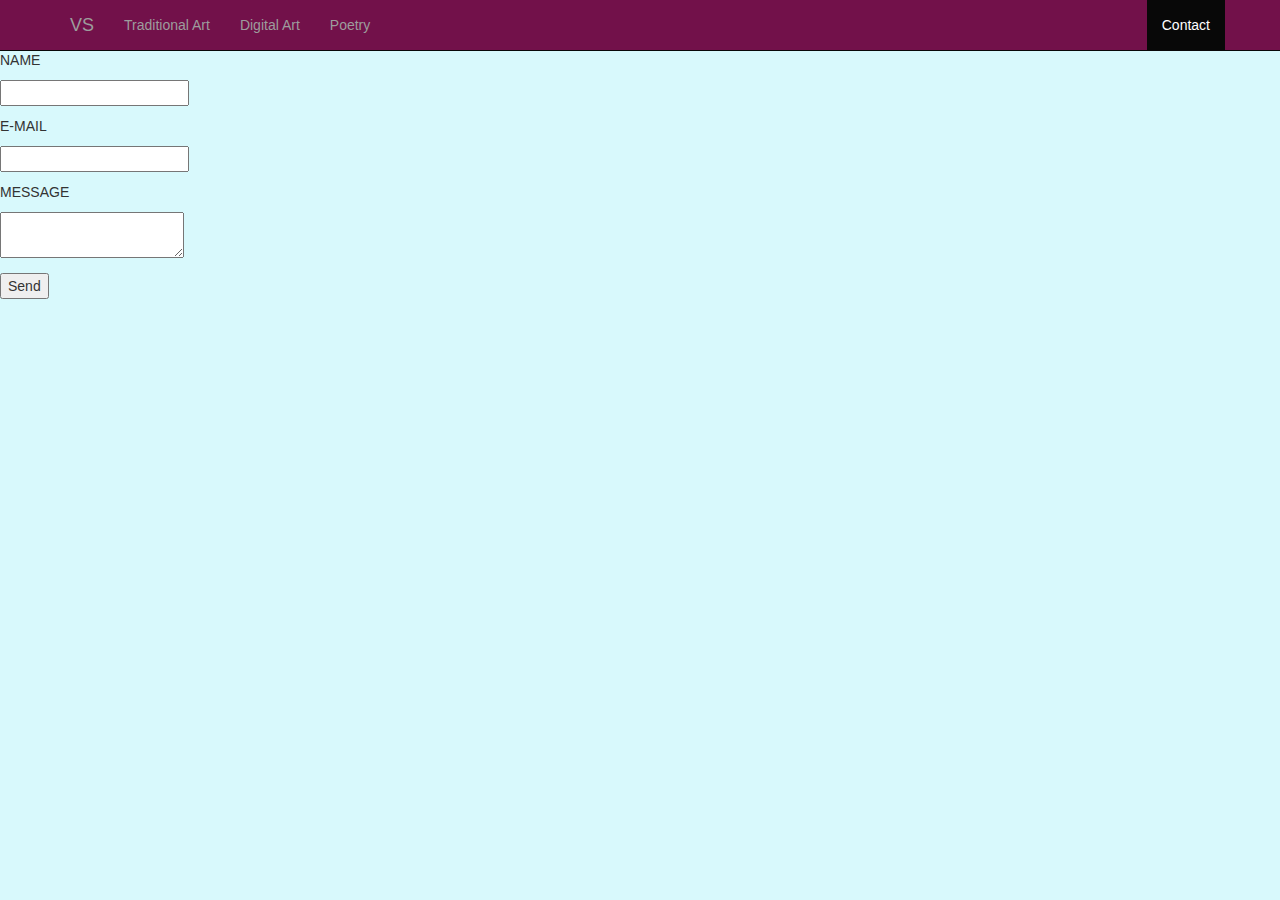
<file: contact.html>
<!DOCTYPE html>
<!-- Template by Quackit.com -->
<html lang="en">
<head>
    <meta charset="utf-8">
    <meta http-equiv="X-UA-Compatible" content="IE=edge">
    <meta name="viewport" content="width=device-width, initial-scale=1">
    <!-- The above 3 meta tags *must* come first in the head; any other head content must come *after* these tags -->

    <title>Contact</title>
<!-- Bootstrap Core CSS -->
    <link href="css/bootstrap.min.css" rel="stylesheet">
    
    <link href="css/custom.css" rel="stylesheet">

   

</head>

<body>

    <!-- Navigation -->
    <nav class="navbar navbar-inverse navbar-fixed-top" role="navigation">
        <div class="container">
            <!-- Logo and responsive toggle -->
            <div class="navbar-header">
                <button type="button" class="navbar-toggle" data-toggle="collapse" data-target="#bs-example-navbar-collapse-1">
                    <span class="sr-only">Toggle navigation</span>
                    <span class="icon-bar"></span>
                    <span class="icon-bar"></span>
                    <span class="icon-bar"></span>
                </button>
                <a class="navbar-brand" href="index.html">
                	<span>VS</span> 
                </a>
            </div>
            <!-- Navbar links -->
            <div class="collapse navbar-collapse" id="bs-example-navbar-collapse-1">
                <ul class="nav navbar-nav">
                    <li >
                        <a href="traditional_art.html">Traditional Art</a>
                    </li>
                    <li>
                        <a href="Digital_art.html">Digital Art</a>
                    </li>
                    <li >
                        <a href="poetry.html">Poetry</a>
                    </li>
                </ul>
                <ul class="nav navbar-nav navbar-right">
                    <li class="active">
                        <a href="contact.html">Contact</a>
                    </li>
                </ul>
            </div>
            <!-- /.navbar-collapse -->
        </div>
        <!-- /.container -->
    </nav>
    
   <div> <form action="https://formspree.io/veronica.sanchez@uconn.edu"
      method="POST">
       <div>
           <p>NAME</p>
           <p><input type="text" name="Your Name"></p></div>
       <div>
           <p>E-MAIL</p>
           <p><input type="email" name="Reply To"></p></div>
       <div> 
           <p>MESSAGE</p>
           <p><textarea name="message"></textarea></p></div>
       <div><input type="submit" value="Send"></div>
</form>
    </div>
    </body>
</file>
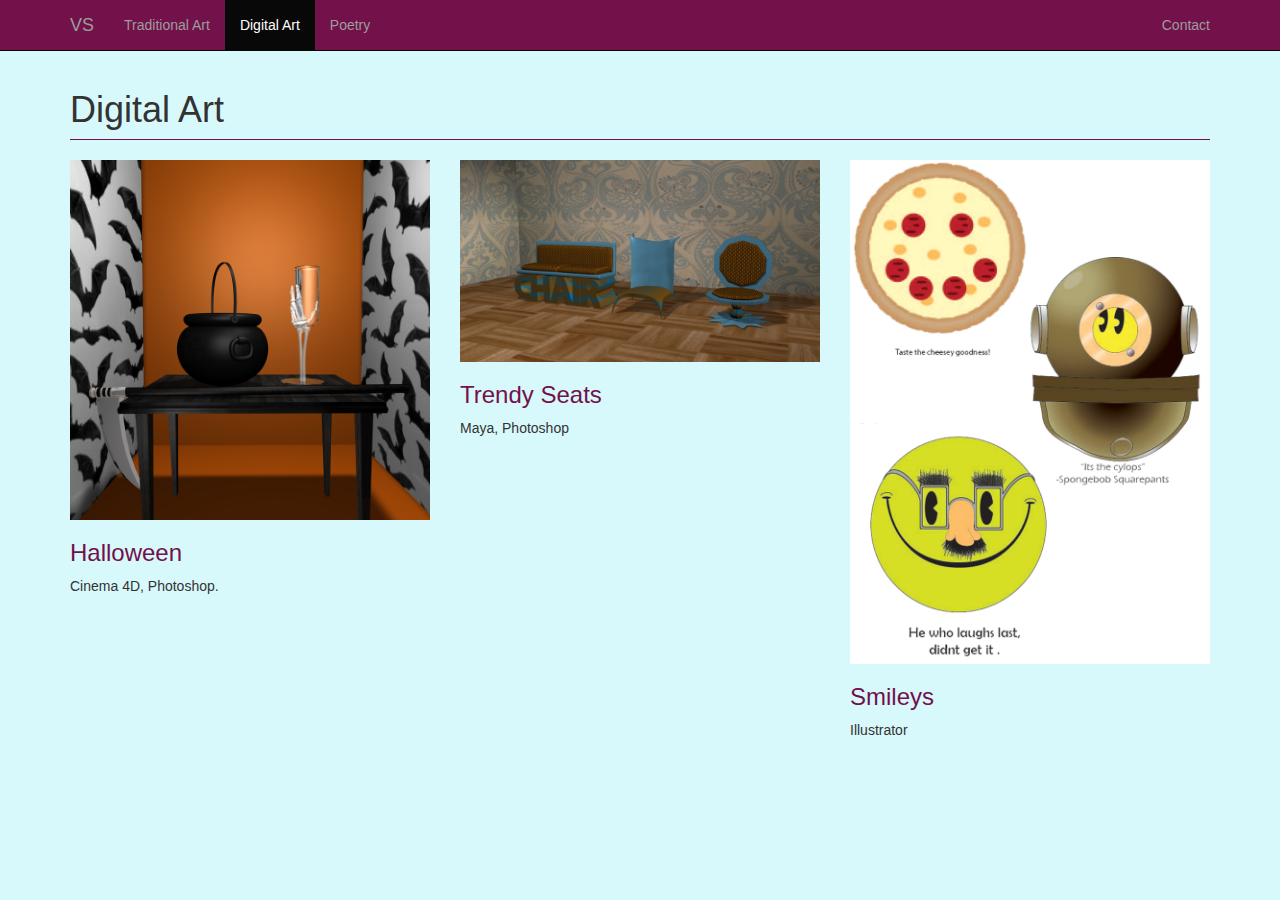
<file: Digital_art.html>
<!DOCTYPE html>
<!-- Template by Quackit.com -->
<html lang="en">
<head>
    <meta charset="utf-8">
    <meta http-equiv="X-UA-Compatible" content="IE=edge">
    <meta name="viewport" content="width=device-width, initial-scale=1">
    <!-- The above 3 meta tags *must* come first in the head; any other head content must come *after* these tags -->

    <title>Digital Art</title>

    <!-- Bootstrap Core CSS -->
    <link href="css/bootstrap.min.css" rel="stylesheet">

    
    <link href="css/custom.css" rel="stylesheet">

   

</head>

<body>

    <!-- Navigation -->
    <nav class="navbar navbar-inverse navbar-fixed-top" role="navigation">
        <div class="container">
            <!-- Logo and responsive toggle -->
            <div class="navbar-header">
                <button type="button" class="navbar-toggle" data-toggle="collapse" data-target="#bs-example-navbar-collapse-1">
                    <span class="sr-only">Toggle navigation</span>
                    <span class="icon-bar"></span>
                    <span class="icon-bar"></span>
                    <span class="icon-bar"></span>
                </button>
                <a class="navbar-brand" href="index.html">
                	<span>VS</span> 
                </a>
            </div>
            <!-- Navbar links -->
            <div class="collapse navbar-collapse" id="bs-example-navbar-collapse-1">
                <ul class="nav navbar-nav">
                    <li>
                        <a href="traditional_art.html">Traditional Art</a>
                    </li>
                    <li class="active">
                        <a href="Digital_art.html">Digital Art</a>
                    </li>
                    <li >
                        <a href="poetry.html">Poetry</a>
                    </li>
                </ul>
                <ul class="nav navbar-nav navbar-right">
                    <li>
                        <a href="contact.html">Contact</a>
                    </li>
                </ul>
            </div>
            <!-- /.navbar-collapse -->
        </div>
        <!-- /.container -->
    </nav>

    <!-- Content -->
    <div class="container">

        <!-- Heading -->
        <div class="row">
            <div class="col-lg-12">
                <h1 class="page-header">Digital Art
                    <small></small>
                </h1>
            </div>
        </div>
        <!-- /.row -->

        <!-- Projects Row -->
        <div class="row">
            <div class="col-md-4 portfolio-item">
                <a href="#">
                    <img class="img-responsive" src="images\halloween.png" alt="">
                </a>
                <h3>
                    <a href="#">Halloween</a>
                </h3>
                <p>Cinema 4D, Photoshop.</p>
            </div>
            <div class="col-md-4 portfolio-item">
                <a href="#">
                    <img class="img-responsive" src="images\Chairs.png" alt="">
                </a>
                <h3>
                    <a href="#">Trendy Seats</a>
                </h3>
                <p>Maya, Photoshop</p>
            </div>
            <div class="col-md-4 portfolio-item">
                <a href="#">
                    <img class="img-responsive" src="images\smileys.png" alt="">
                </a>
                <h3>
                    <a href="#">Smileys</a>
                </h3>
                <p>Illustrator</p>
            </div>
        </div>
        <!-- /.row -->

        <!-- Projects Row -->
        <!--<div class="row">
            <div class="col-md-4 portfolio-item">
                <a href="#">
                    <video width="320" height="240" controls>
                        <source src="C:\Users\Veronica\Documents\web desing stuff\portfolio-3-column\images/video/PRIMITIVE RENDER.MP4" type="video/MP4">
                        </video>
                </a>
                <h3>
                    <a href="#">Skull</a>
                </h3>
                <p>Pencil, water, ink.</p>
            </div>
            <div class="col-md-4 portfolio-item">
                <a href="#">
                    <img class="img-responsive" src="C:\Users\Veronica\Documents\web desing stuff\portfolio-3-column\images\STRIPES.jpg" alt="">
                </a>
                <h3>
                    <a href="#">Stripes</a>
                </h3>
                <p>Pencil, charcoal, graphite.</p>
            </div>

        </div>-->

        <!-- 
        <div class="row text-center">
            <div class="col-lg-12">
                <ul class="pagination">
                    <li>
                        <a href="#">&laquo;</a>
                    </li>
                    <li class="active">
                        <a href="#">1</a>
                    </li>
                    <li>
                        <a href="#">2</a>
                    </li>
                    <li>
                        <a href="#">3</a>
                    </li>
                    <li>
                        <a href="#">4</a>
                    </li>
                    <li>
                        <a href="#">5</a>
                    </li>
                    <li>
                        <a href="#">&raquo;</a>
                    </li>
                </ul>
            </div>
        </div>-->
        

    <!-- jQuery -->
    <script src="js/jquery-1.11.3.min.js"></script>

    <!-- Bootstrap Core JavaScript -->
    <script src="js/bootstrap.min.js"></script>
    
</body>

</html>
</file>
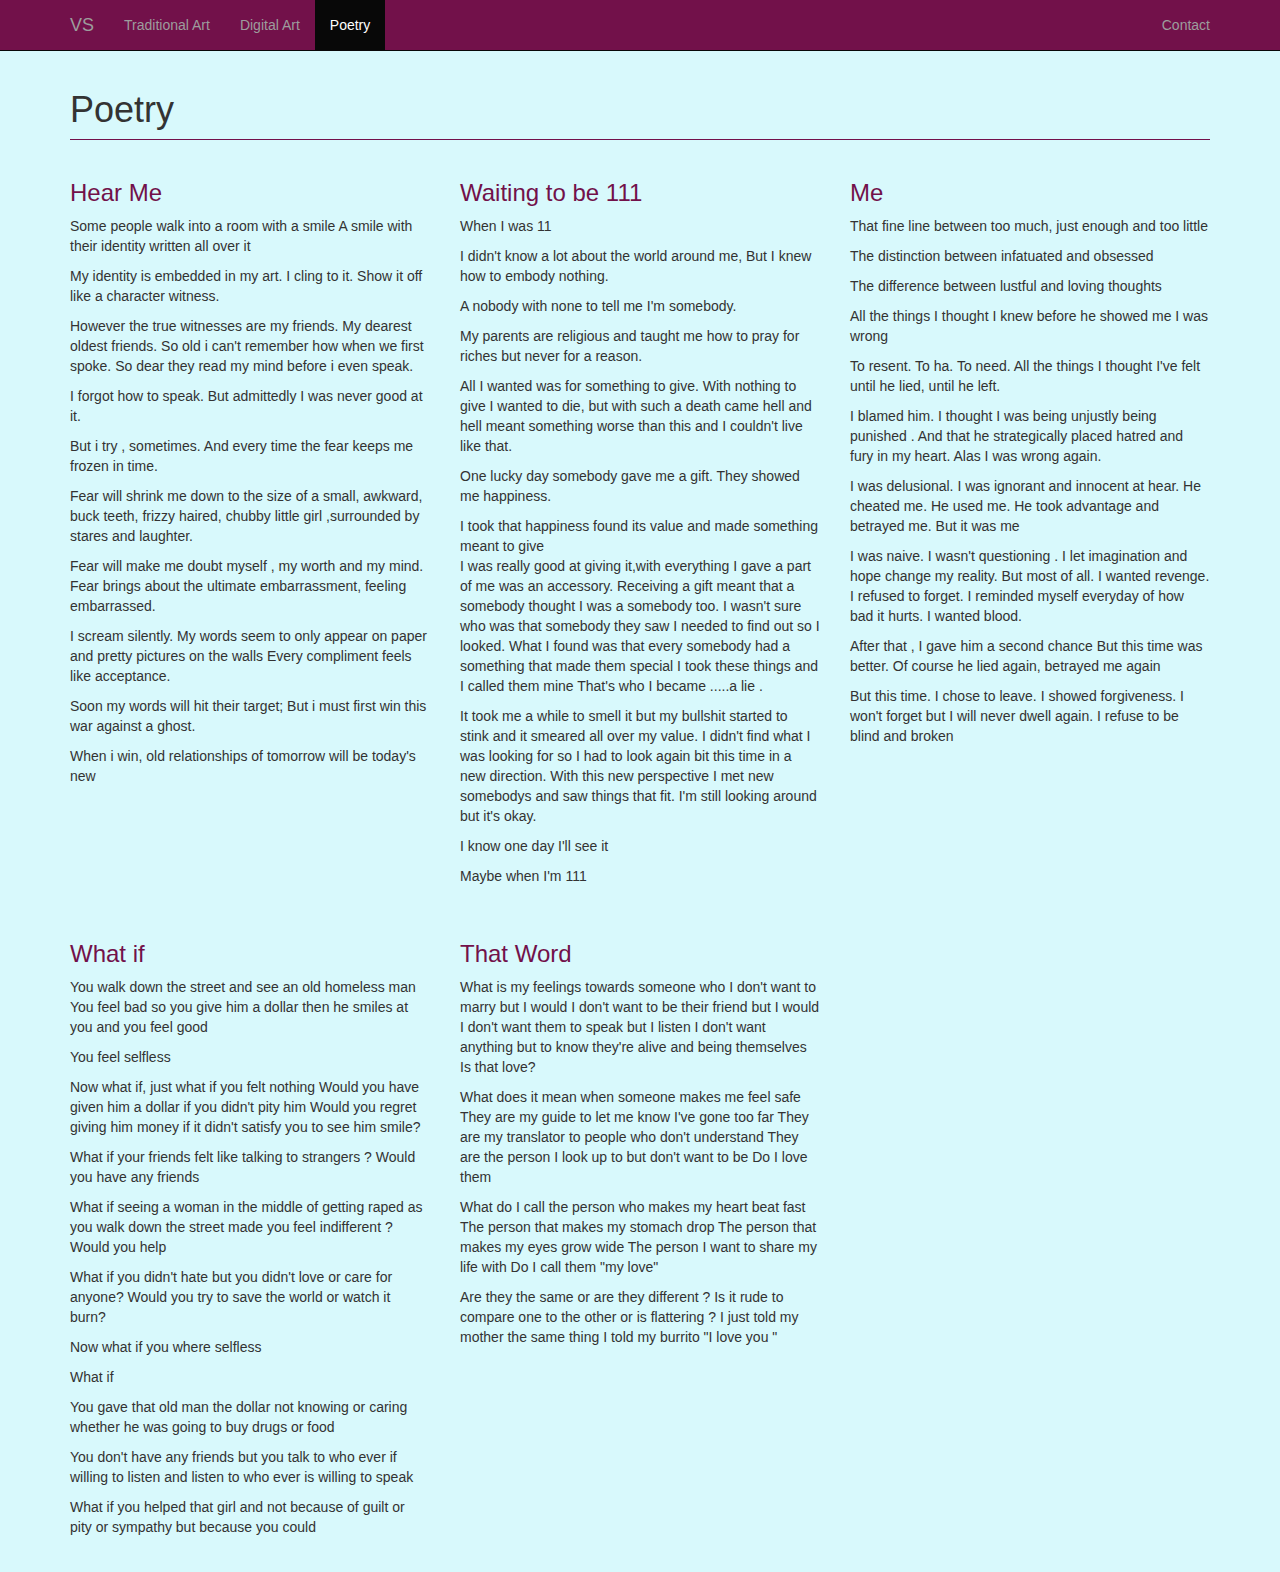
<file: poetry.html>
<!DOCTYPE html>
<!-- Template by Quackit.com -->
<html lang="en">
<head>
    <meta charset="utf-8">
    <meta http-equiv="X-UA-Compatible" content="IE=edge">
    <meta name="viewport" content="width=device-width, initial-scale=1">
    <!-- The above 3 meta tags *must* come first in the head; any other head content must come *after* these tags -->

    <title>Poetry</title>

    <!-- Bootstrap Core CSS -->
    <link href="css/bootstrap.min.css" rel="stylesheet">

    
    <link href="css/custom.css" rel="stylesheet">

   

</head>

<body>

    <!-- Navigation -->
    <nav class="navbar navbar-inverse navbar-fixed-top" role="navigation">
        <div class="container">
            <!-- Logo and responsive toggle -->
            <div class="navbar-header">
                <button type="button" class="navbar-toggle" data-toggle="collapse" data-target="#bs-example-navbar-collapse-1">
                    <span class="sr-only">Toggle navigation</span>
                    <span class="icon-bar"></span>
                    <span class="icon-bar"></span>
                    <span class="icon-bar"></span>
                </button>
                <a class="navbar-brand" href="index.html">
                	<span>VS</span> 
                </a>
            </div>
            <!-- Navbar links -->
            <div class="collapse navbar-collapse" id="bs-example-navbar-collapse-1">
                <ul class="nav navbar-nav">
                    <li >
                        <a href="Traditional_art.html">Traditional Art</a>
                    </li>
                    <li>
                        <a href="Digital_art.html">Digital Art</a>
                    </li>
                    <li class="active">
                        <a href="poetry.html">Poetry</a>
                    </li>
                </ul>
                <ul class="nav navbar-nav navbar-right">
                    <li>
                        <a href="#">Contact</a>
                    </li>
                </ul>
            </div>
            <!-- /.navbar-collapse -->
        </div>
        <!-- /.container -->
    </nav>

    <!-- Content -->
    <div class="container">

        <!-- Heading -->
        <div class="row">
            <div class="col-lg-12">
                <h1 class="page-header">Poetry
                    <small></small>
                </h1>
            </div>
        </div>
        <!-- /.row -->

        <!-- Projects Row -->
        <div class="row">
            <div class="col-md-4 portfolio-item">
                <h3>
                    <a href="#">Hear Me</a>
                </h3>
                   <p> Some people walk into a room with a smile
                    A smile with their identity written all over it </p>

                   <p> My identity is embedded in my art. 
                    I cling to it.
                    Show it off like a character witness.</p>

                    <p>However the true witnesses are my friends.
                    My dearest oldest friends.
                    So old i can't remember how when we first spoke.
                    So dear they read my mind before i even speak.</p>

                    <p>I forgot how to speak.
                    But admittedly I was never good at it.</p>

                    <p>But i try , sometimes.
                    And every time the fear keeps me frozen in time.</p>

                    <p>Fear will shrink me down to the size of a small, awkward, buck teeth, frizzy haired, chubby little girl ,surrounded by stares and laughter.</p>

                    Fear will make me doubt myself , my worth and my mind. 

                    Fear brings about the ultimate embarrassment, feeling embarrassed.</p>

                   <p> I scream silently.
                    My words seem to only appear on paper and pretty pictures on the walls
                    Every compliment feels like acceptance.</p>

                   <p> Soon my words will hit their target;
                    But i must first win this war against a ghost.</p>

                   <p> When i win, old relationships of tomorrow will be today's new
                     </p>
            </div>
            <div class="col-md-4 portfolio-item">
                <h3>
                    <a href="#">Waiting to be 111</a>
                </h3>
                <p>
                    When I was 11</p>
                   <p> I didn't know a lot about the world around me, 
                    But I knew how to embody nothing.</p>
                   <p> A nobody with none to tell me I'm somebody.</p> 
                   <p> My parents are religious and taught me how to pray for riches but never for a reason.</p>
                    <p>All I wanted was for something to give.
                    With nothing to give I wanted to die,
                    but with such a  death came hell and hell meant something worse than this and I couldn't live like that.</p>


                   <p> One lucky day somebody gave me a gift. 
                    They showed me happiness.</p>
                    I took that happiness found its value and made  something meant to give 
                   <p> I was really good at giving it,with everything I gave a part of me was an accessory.
                    Receiving a gift meant that a somebody thought I was a somebody too.
                    I wasn't sure who was that somebody they saw 
                    I needed to find out so I looked. 
                    What I found was that every somebody had a something that made them special 
                    I took these things and I called them mine 
                    That's who I became .....a lie .</p>


                    <p>It took me a while to smell it but my bullshit started to stink and it smeared all over my value. 
                    I didn't find what I was looking for so I had to look again bit this time in a new direction.
                    With this new perspective I met new somebodys and saw things that fit.
                    I'm still looking around but it's okay. </p>
                    <p>I know one day I'll see it </p>
                    <p>Maybe when I'm 111</p>
             </div>      
          
            <div class="col-md-4 portfolio-item">
                <h3>
                    <a href="#">Me</a>
                </h3>
                <p>
                    That fine line between too much, just enough and too little </p>
                    <p> The distinction between infatuated and obsessed </p>
                    <p> The difference between lustful and loving thoughts</p>
                     <p>All the things I thought I knew before he showed me I was wrong </p>

                     <p>To resent.
                        To ha.
                        To need. 
                        All the things I thought I've felt until he lied, until he left. 
                     <p>I blamed him.
                         I thought I was being unjustly being punished .
                         And that he strategically placed hatred and fury in my heart.
                         Alas I was wrong again.</p>

                    <p> I was delusional.
                     I was ignorant and innocent at hear.
                     He cheated me.
                     He used me.
                     He took advantage and betrayed me.
                     But it was me </p>

                    <p> I was naive.
                         I wasn't questioning .
                         I let imagination and hope change my reality.
                         But most of all.
                        I wanted revenge.
                        I refused to forget.
                        I reminded myself everyday of how bad it hurts.
                        I wanted blood.</p>

                    <p> After that , I gave him a second chance
                    But this time was better. 
                    Of course he lied again, betrayed me again </p>

                    <p> But this time.
                     I chose to leave. 
                     I showed forgiveness.
                     I won't forget but I will never dwell again.
                     I refuse to be blind and broken</p>

             </div>   
            </div>
        <!-- /.row -->

        <!-- Projects Row -->
        <div class="row">
            <div class="col-md-4 portfolio-item">
                <h3>
                    <a href="#">What if </a>
                </h3>
                <p>
                    You walk down the street and see an old homeless man
                    You feel bad so you give him a dollar then he smiles at you and you feel good </p>
                    <p>You feel selfless</p>
                   <p> Now what if, just what if you felt nothing
                    Would you have given him a dollar if you didn't pity him
                    Would you regret giving him money if it didn't satisfy you to see him smile? </p>

                   <p> What if your friends felt like talking to strangers ? Would you have any friends </p>

                   <p> What if seeing a woman in the middle of getting raped as you walk down the street made you feel indifferent ? Would you help</p>

                    <p>What if you didn't hate but you didn't love or care for anyone?  Would you try to save the world or watch it burn? </p>

                   <p> Now what if you where selfless</p>

                   <p> What if </p>

                   <p> You gave that old man the dollar not knowing or caring whether he was going to buy drugs or food </p>

                   <p> You don't have any friends but you talk to who ever if willing to listen and listen to who ever is willing to speak</p>

                   <p> What if you helped that girl and not because of guilt or pity or sympathy but because you could 

                     </p>
            </div>
            <div class="col-md-4 portfolio-item">
                <h3>
                    <a href="#">That Word</a>
                </h3>
                <p>
                    What is my feelings towards someone who I don't want to marry but I would
                    I don't want to be their friend but I would
                    I don't want them to speak but I listen 
                    I don't want anything but to know they're alive and being  themselves 
                    Is that love?</P>

                    <p>What does it mean when someone makes me feel safe 
                    They are my guide to let me know I've gone too far 
                    They are my translator to people who don't understand 
                    They are the person I look up to but don't want to be 
                    Do I love them</P>

                    <p>What do I call the person who makes my heart beat fast
                    The person that makes my stomach drop 
                    The person that makes my eyes grow wide
                    The person I want to share my life with
                    Do I call them "my love"</P>

                    <p>Are they the same or are they different ?
                    Is it rude to compare one to the other or is flattering ?
                    I just told my mother the same thing I told my burrito 
                    "I love you "

                </p>
            </div>
        </div>


        <!-- 
        <div class="row text-center">
            <div class="col-lg-12">
                <ul class="pagination">
                    <li>
                        <a href="#">&laquo;</a>
                    </li>
                    <li class="active">
                        <a href="#">1</a>
                    </li>
                    <li>
                        <a href="#">2</a>
                    </li>
                    <li>
                        <a href="#">3</a>
                    </li>
                    <li>
                        <a href="#">4</a>
                    </li>
                    <li>
                        <a href="#">5</a>
                    </li>
                    <li>
                        <a href="#">&raquo;</a>
                    </li>
                </ul>
            </div>
        </div>-->
        

    <!-- jQuery -->
    <script src="js/jquery-1.11.3.min.js"></script>

    <!-- Bootstrap Core JavaScript -->
    <script src="js/bootstrap.min.js"></script>
    
</body>

</html>
</file>
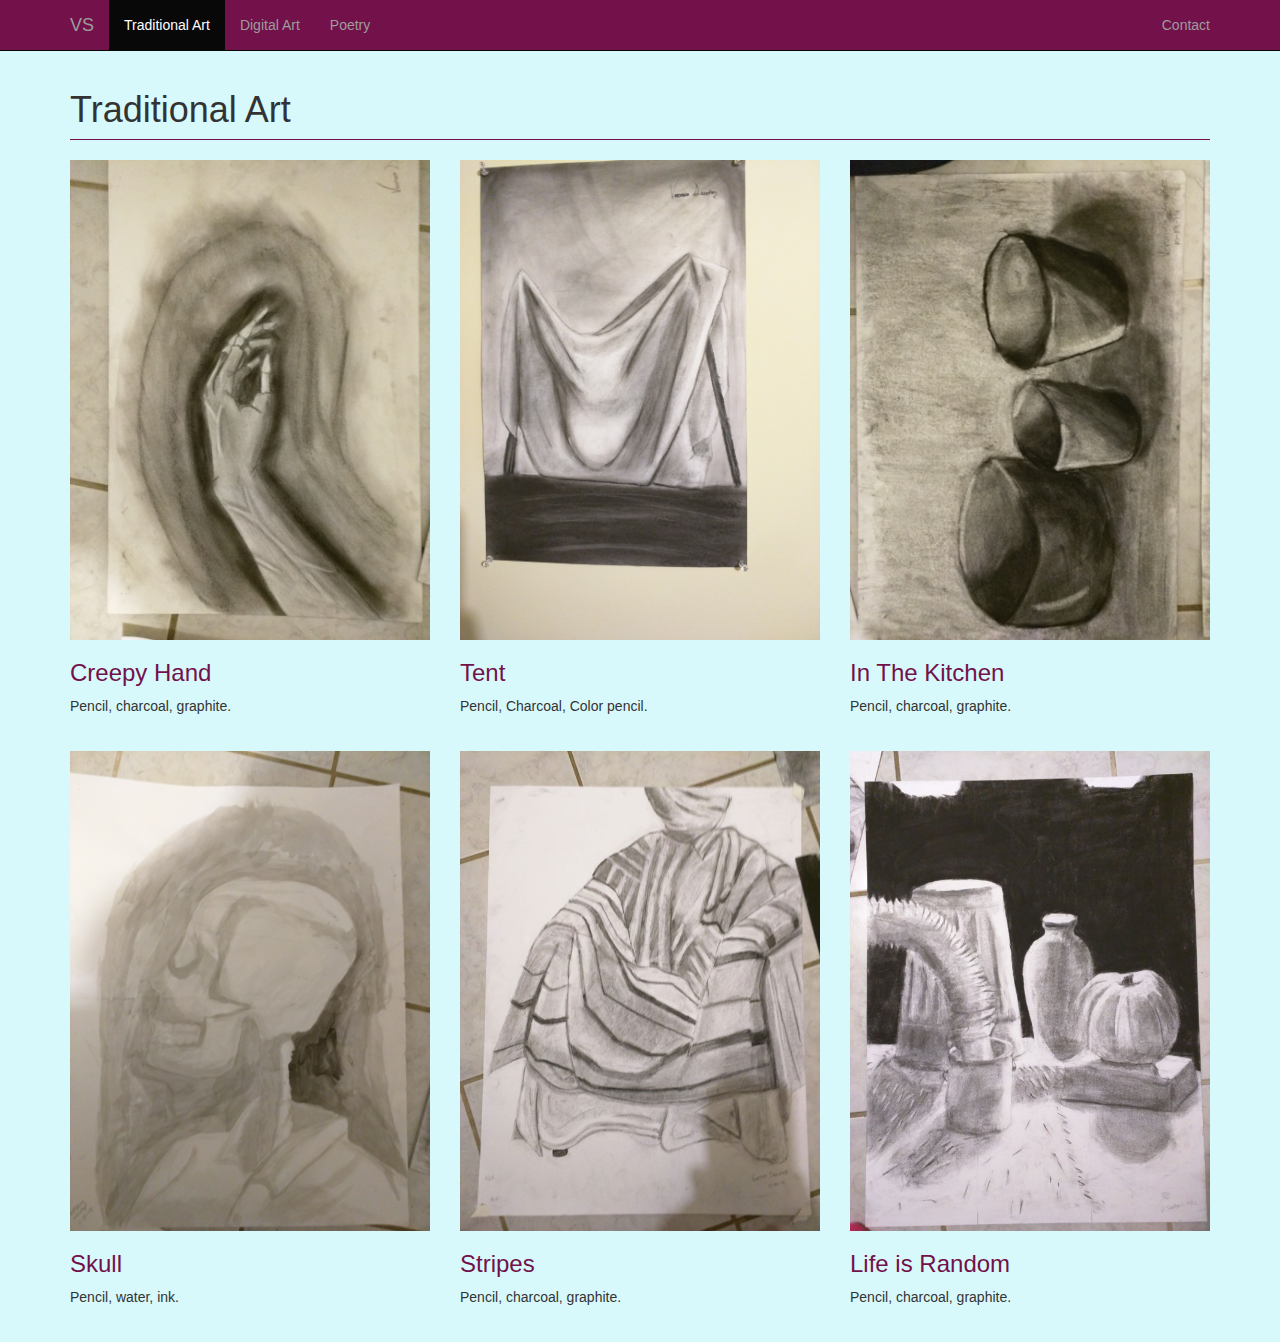
<file: traditional_art.html>
<!DOCTYPE html>
<!-- Template by Quackit.com -->
<html lang="en">
<head>
    <meta charset="utf-8">
    <meta http-equiv="X-UA-Compatible" content="IE=edge">
    <meta name="viewport" content="width=device-width, initial-scale=1">
    <!-- The above 3 meta tags *must* come first in the head; any other head content must come *after* these tags -->

    <title>Traditional Art</title>

    <!-- Bootstrap Core CSS -->
    <link href="css/bootstrap.min.css" rel="stylesheet">

    
    <link href="css/custom.css" rel="stylesheet">

   

</head>

<body>

    <!-- Navigation -->
    <nav class="navbar navbar-inverse navbar-fixed-top" role="navigation">
        <div class="container">
            <!-- Logo and responsive toggle -->
            <div class="navbar-header">
                <button type="button" class="navbar-toggle" data-toggle="collapse" data-target="#bs-example-navbar-collapse-1">
                    <span class="sr-only">Toggle navigation</span>
                    <span class="icon-bar"></span>
                    <span class="icon-bar"></span>
                    <span class="icon-bar"></span>
                </button>
                <a class="navbar-brand" href="index.html">
                	<span>VS</span> 
                </a>
            </div>
            <!-- Navbar links -->
            <div class="collapse navbar-collapse" id="bs-example-navbar-collapse-1">
                <ul class="nav navbar-nav">
                    <li class="active">
                        <a href="Traditional_art.html">Traditional Art</a>
                    </li>
                    <li>
                        <a href="Digital_art.html">Digital Art</a>
                    </li>
                    <li >
                        <a href="poetry.html">Poetry</a>
                    </li>
                </ul>
                <ul class="nav navbar-nav navbar-right">
                    <li>
                        <a href="#">Contact</a>
                    </li>
                </ul>
            </div>
            <!-- /.navbar-collapse -->
        </div>
        <!-- /.container -->
    </nav>

    <!-- Content -->
    <div class="container">

        <!-- Heading -->
        <div class="row">
            <div class="col-lg-12">
                <h1 class="page-header">Traditional Art
                    <small></small>
                </h1>
            </div>
        </div>
        <!-- /.row -->

        <!-- Projects Row -->
        <div class="row">
            <div class="col-md-4 portfolio-item">
                <a href="#">
                    <img class="img-responsive" src="images\HAND.jpg" alt="">
                </a>
                <h3>
                    <a href="#">Creepy Hand</a>
                </h3>
                <p>Pencil, charcoal, graphite.</p>
            </div>
            <div class="col-md-4 portfolio-item">
                <a href="#">
                    <img class="img-responsive" src="images\BLANKET.jpg" alt="">
                </a>
                <h3>
                    <a href="#">Tent</a>
                </h3>
                <p>Pencil, Charcoal, Color pencil.</p>
            </div>
            <div class="col-md-4 portfolio-item">
                <a href="#">
                    <img class="img-responsive" src="images\BOWLS.jpg" alt="">
                </a>
                <h3>
                    <a href="#">In The Kitchen</a>
                </h3>
                <p>Pencil, charcoal, graphite.</p>
            </div>
        </div>
        <!-- /.row -->

        <!-- Projects Row -->
        <div class="row">
            <div class="col-md-4 portfolio-item">
                <a href="#">
                    <img class="img-responsive" src="images\SKULL.jpg" alt="">
                </a>
                <h3>
                    <a href="#">Skull</a>
                </h3>
                <p>Pencil, water, ink.</p>
            </div>
            <div class="col-md-4 portfolio-item">
                <a href="#">
                    <img class="img-responsive" src="images\STRIPES.jpg" alt="">
                </a>
                <h3>
                    <a href="#">Stripes</a>
                </h3>
                <p>Pencil, charcoal, graphite.</p>
            </div>
            <div class="col-md-4 portfolio-item">
                <a href="#">
                    <img class="img-responsive" src="images\PUMPKIN.jpg" alt="">
                </a>
                <h3>
                    <a href="#">Life is Random</a>
                </h3>
                <p>Pencil, charcoal, graphite.</p>
            </div>
        </div>

        <!-- 
        <div class="row text-center">
            <div class="col-lg-12">
                <ul class="pagination">
                    <li>
                        <a href="#">&laquo;</a>
                    </li>
                    <li class="active">
                        <a href="#">1</a>
                    </li>
                    <li>
                        <a href="#">2</a>
                    </li>
                    <li>
                        <a href="#">3</a>
                    </li>
                    <li>
                        <a href="#">4</a>
                    </li>
                    <li>
                        <a href="#">5</a>
                    </li>
                    <li>
                        <a href="#">&raquo;</a>
                    </li>
                </ul>
            </div>
        </div>-->
        

    <!-- jQuery -->
    <script src="js/jquery-1.11.3.min.js"></script>

    <!-- Bootstrap Core JavaScript -->
    <script src="js/bootstrap.min.js"></script>
    
</body>

</html>
</file>
<file: css/custom.css>
body {
    padding-top: 50px; /* Padding for .navbar-fixed-top. Change value if navbar height changes. Remove if using .navbar-static-top. */
}

.portfolio-item {
    margin-bottom: 25px;
}

footer {
    margin: 60px 0;
    text-align: center;
}
</file>
